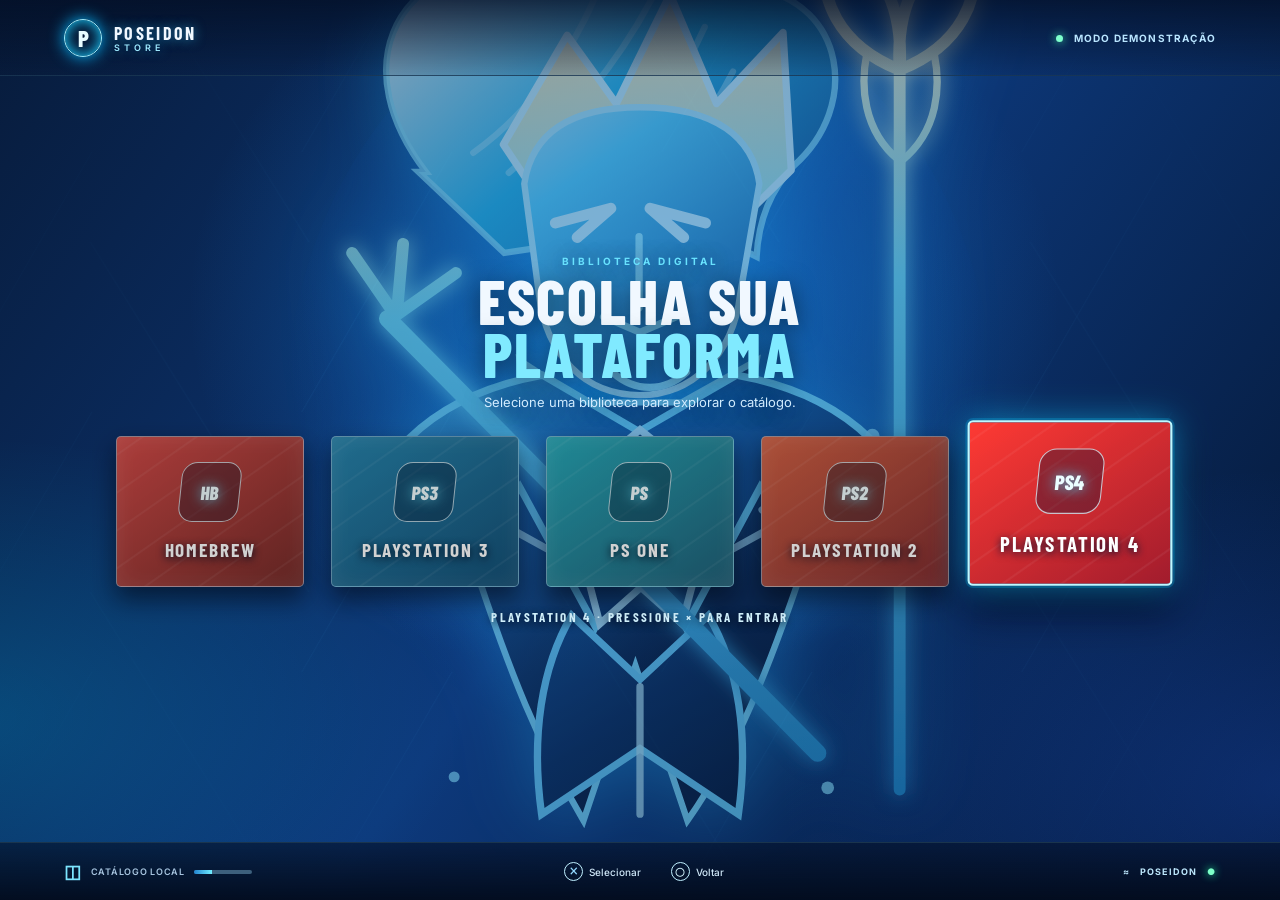
<file: index.html>
<!DOCTYPE html>
<html lang="pt-BR">
  <head>
    <meta charset="UTF-8" />
    <meta name="viewport" content="width=device-width, initial-scale=1.0" />
    <meta name="theme-color" content="#06162f" />
    <meta name="description" content="Poseidon Store — catálogo demonstrativo para PS4 com navegação por controle." />
    <title>Poseidon Store</title>
    <link rel="preconnect" href="https://fonts.googleapis.com" />
    <link rel="preconnect" href="https://fonts.gstatic.com" crossorigin />
    <link href="https://fonts.googleapis.com/css2?family=Barlow+Condensed:wght@500;600;700;800&family=Inter:wght@400;500;600;700&display=swap" rel="stylesheet" />
    <link rel="stylesheet" href="styles.css" />
  </head>
  <body>
    <main class="store" id="store">
      <div class="backdrop" aria-hidden="true"></div>
      <div class="ocean-lines" aria-hidden="true"></div>

      <header class="topbar">
        <a class="brand" href="#inicio" aria-label="Poseidon Store, início">
          <span class="brand-mark">P</span>
          <span class="brand-name">POSEIDON <small>STORE</small></span>
        </a>
        <div class="account-state"><span class="status-dot"></span> MODO DEMONSTRAÇÃO</div>
      </header>

      <section class="platform-view view is-visible" id="platform-view" aria-labelledby="platform-title">
        <div class="platform-copy">
          <span class="overline">BIBLIOTECA DIGITAL</span>
          <h1 id="platform-title">ESCOLHA SUA<br /><span>PLATAFORMA</span></h1>
          <p>Selecione uma biblioteca para explorar o catálogo.</p>
        </div>
        <div class="platform-rail" id="platform-rail" aria-label="Plataformas disponíveis"></div>
        <div class="platform-selected" id="platform-selected" aria-live="polite"></div>
      </section>

      <section class="library-view view" id="library-view" aria-labelledby="library-title" hidden>
        <div class="library-topline">
          <div>
            <span class="overline" id="platform-label">BIBLIOTECA PS4</span>
            <h1 id="library-title">JOGOS <span>EM DESTAQUE</span></h1>
          </div>
          <div class="library-tools">
            <label class="search-box" id="search-box" hidden>
              <span aria-hidden="true">⌕</span>
              <input id="search-input" type="search" placeholder="Buscar na biblioteca" aria-label="Buscar na biblioteca" />
            </label>
            <button class="round-button" id="categories-button" type="button" aria-label="Abrir categorias" aria-expanded="false">☷</button>
            <button class="round-button" id="back-button" type="button" aria-label="Voltar para plataformas">↶</button>
          </div>
        </div>

        <div class="category-menu" id="category-menu" hidden aria-label="Filtrar por categoria"></div>

        <div class="featured-info" id="featured-info" aria-live="polite">
          <div class="featured-copy">
            <span class="game-platform-tag" id="game-platform-tag">PS4</span>
            <h2 id="featured-title">Carregando catálogo…</h2>
            <p id="featured-description"></p>
          </div>
          <div class="featured-counter" id="featured-counter"></div>
        </div>

        <div class="carousel-stage" id="carousel-stage" aria-label="Capas do catálogo">
          <button class="rail-arrow rail-arrow--left" id="previous-button" type="button" aria-label="Item anterior">‹</button>
          <div class="cover-rail" id="cover-rail" aria-live="polite"></div>
          <button class="rail-arrow rail-arrow--right" id="next-button" type="button" aria-label="Próximo item">›</button>
        </div>

        <div class="library-empty" id="library-empty" hidden></div>
      </section>

      <footer class="control-bar" id="control-bar">
        <div class="storage-indicator"><span class="storage-icon">◫</span><span>CATÁLOGO LOCAL</span><span class="storage-meter"><i></i></span></div>
        <div class="control-hints" id="control-hints">
          <span><kbd class="key-circle key-x">×</kbd><b>Selecionar</b></span>
          <span><kbd class="key-circle key-circle-button">○</kbd><b>Voltar</b></span>
        </div>
        <div class="system-indicator"><span class="system-wave">≈</span> POSEIDON <b>●</b></div>
      </footer>

      <dialog class="details-dialog" id="details-dialog" aria-labelledby="dialog-title">
        <button class="dialog-close" type="button" aria-label="Fechar detalhes">×</button>
        <div class="dialog-art" id="dialog-art"></div>
        <div class="dialog-content">
          <span class="game-platform-tag" id="dialog-platform">PS4</span>
          <span class="overline">DETALHES DO ITEM</span>
          <h2 id="dialog-title"></h2>
          <p id="dialog-description"></p>
          <dl><div><dt>Categoria</dt><dd id="dialog-category"></dd></div><div><dt>Disponibilidade</dt><dd id="dialog-availability"></dd></div></dl>
          <div class="dialog-links"><a id="dialog-download" class="dialog-link" target="_blank" rel="noopener noreferrer" hidden>Acessar download oficial ↗</a><a id="dialog-source" class="dialog-source" target="_blank" rel="noopener noreferrer" hidden>Ver projeto e termos ↗</a></div>
          <p class="demo-notice" id="dialog-notice">Item de demonstração. Nenhum arquivo ou link de download está associado.</p>
        </div>
      </dialog>
      <div class="toast" id="toast" role="status" aria-live="polite"></div>
    </main>
    <script src="script.js"></script>
  </body>
</html>
</file>
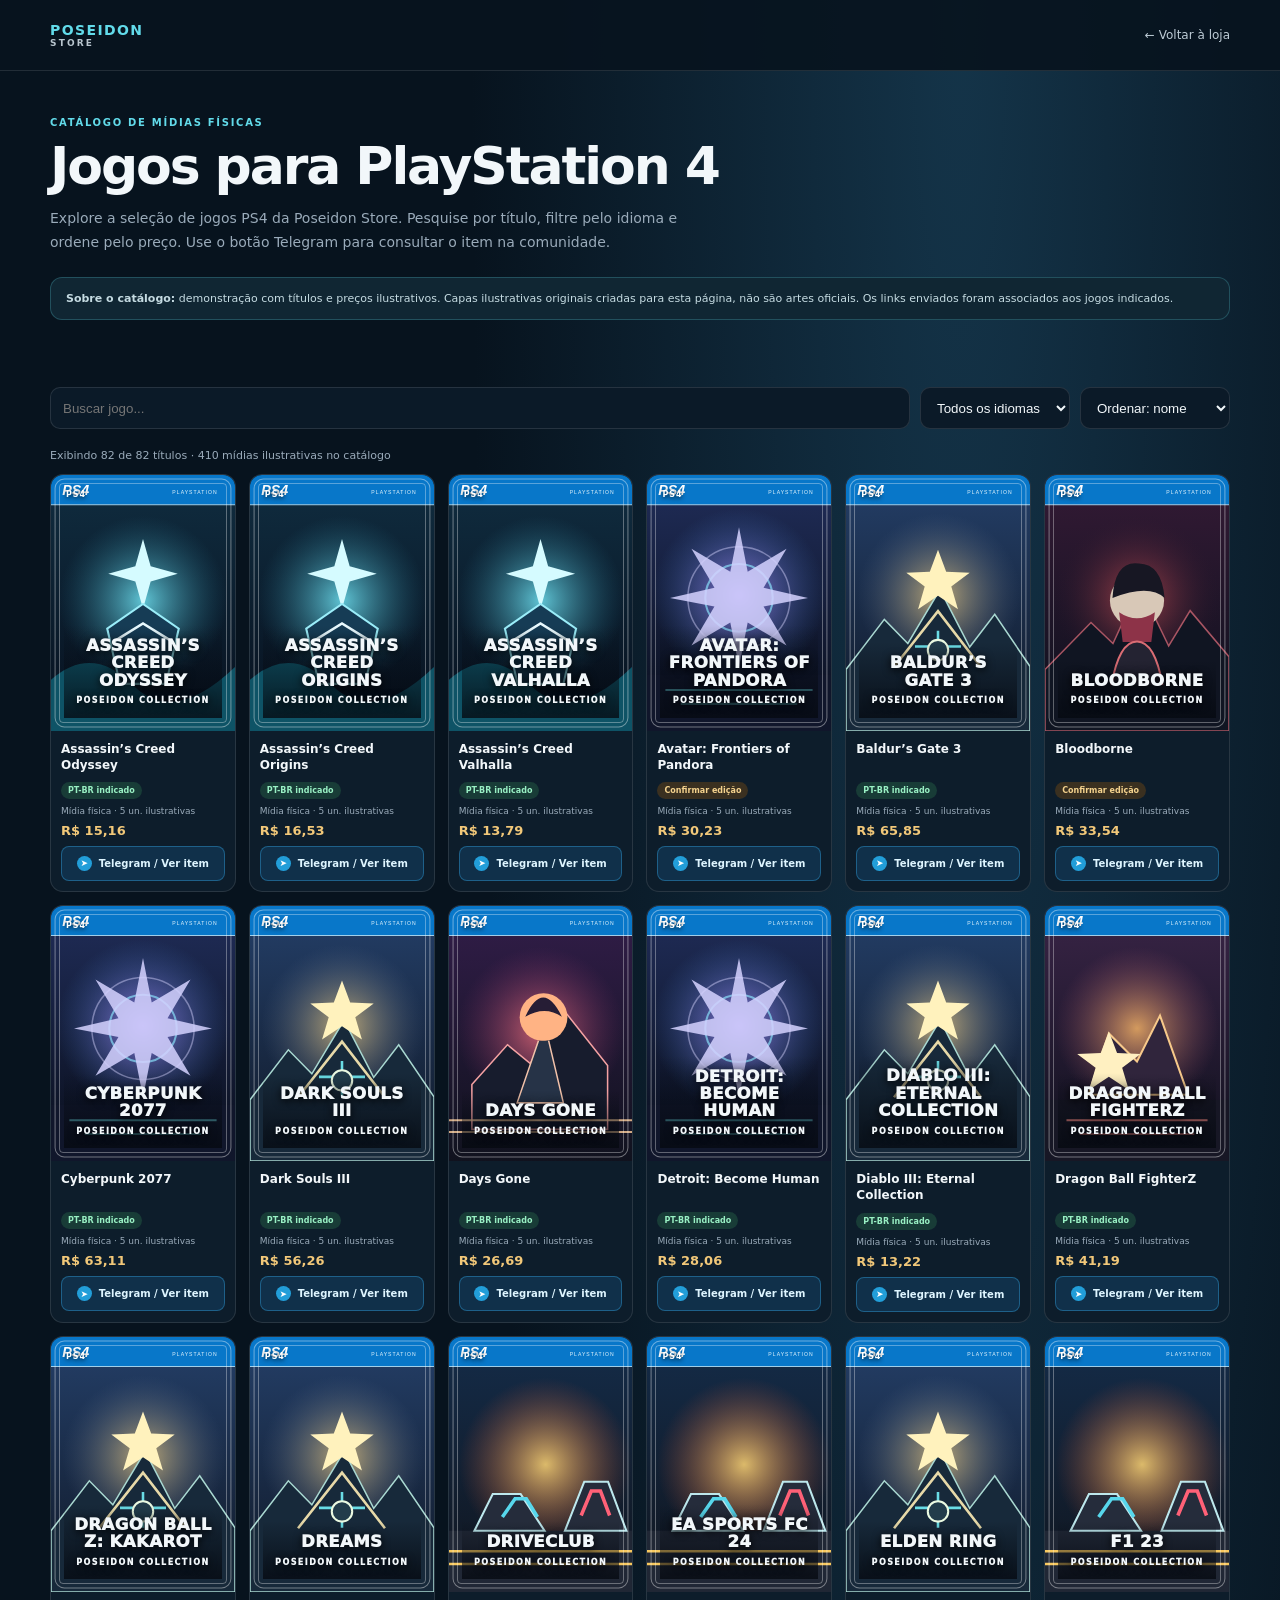
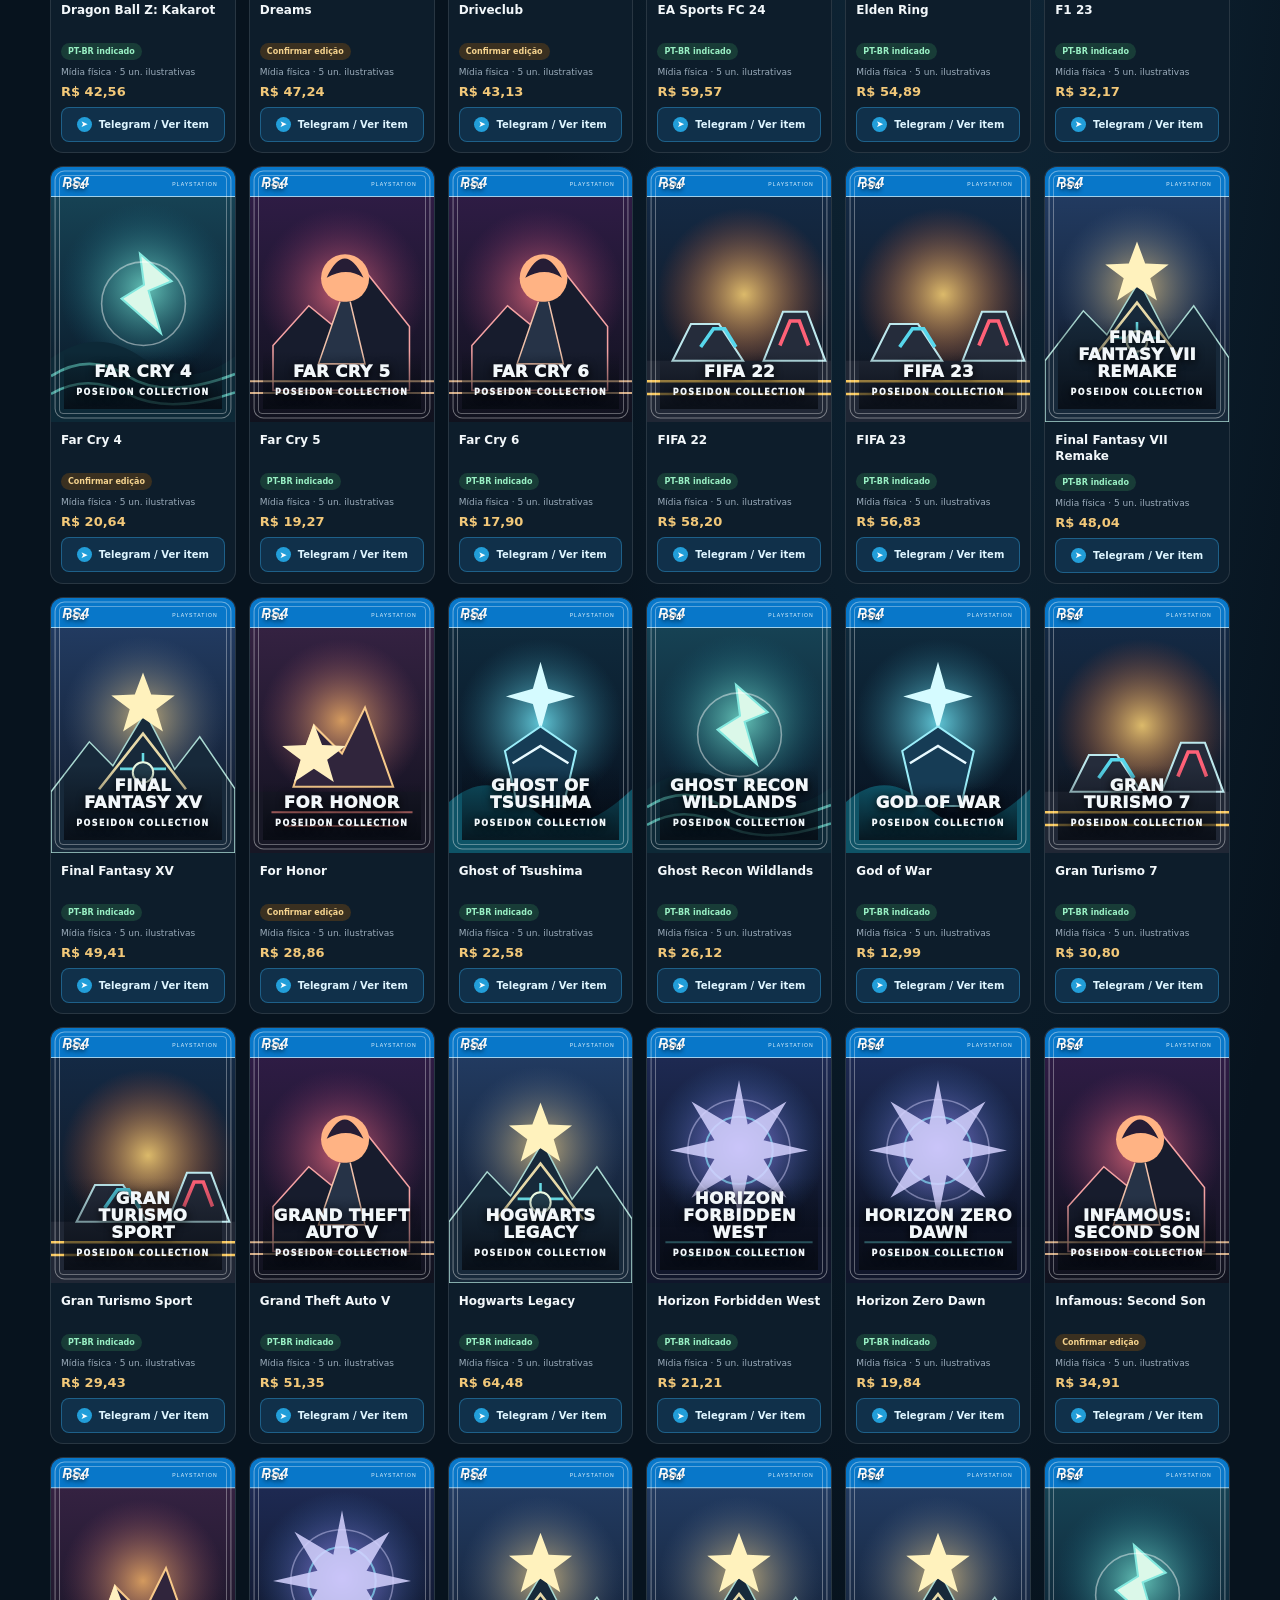
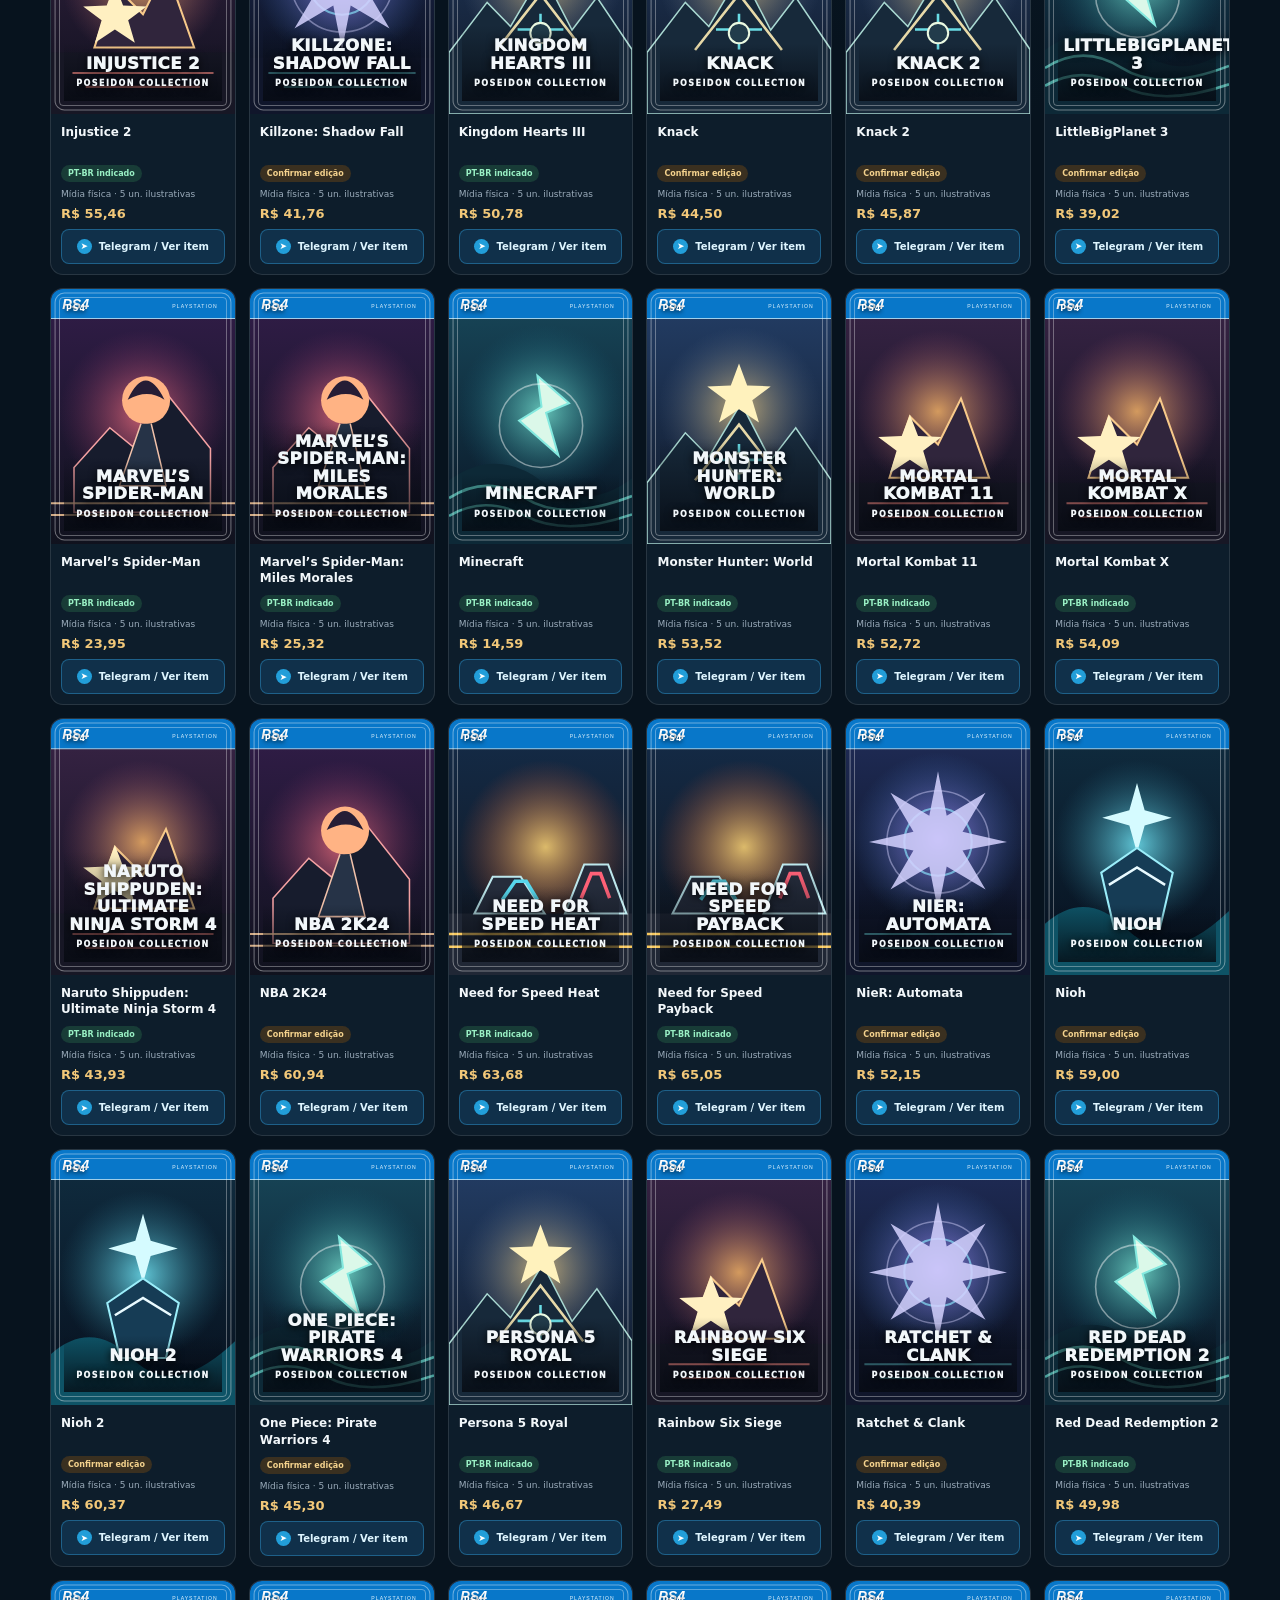
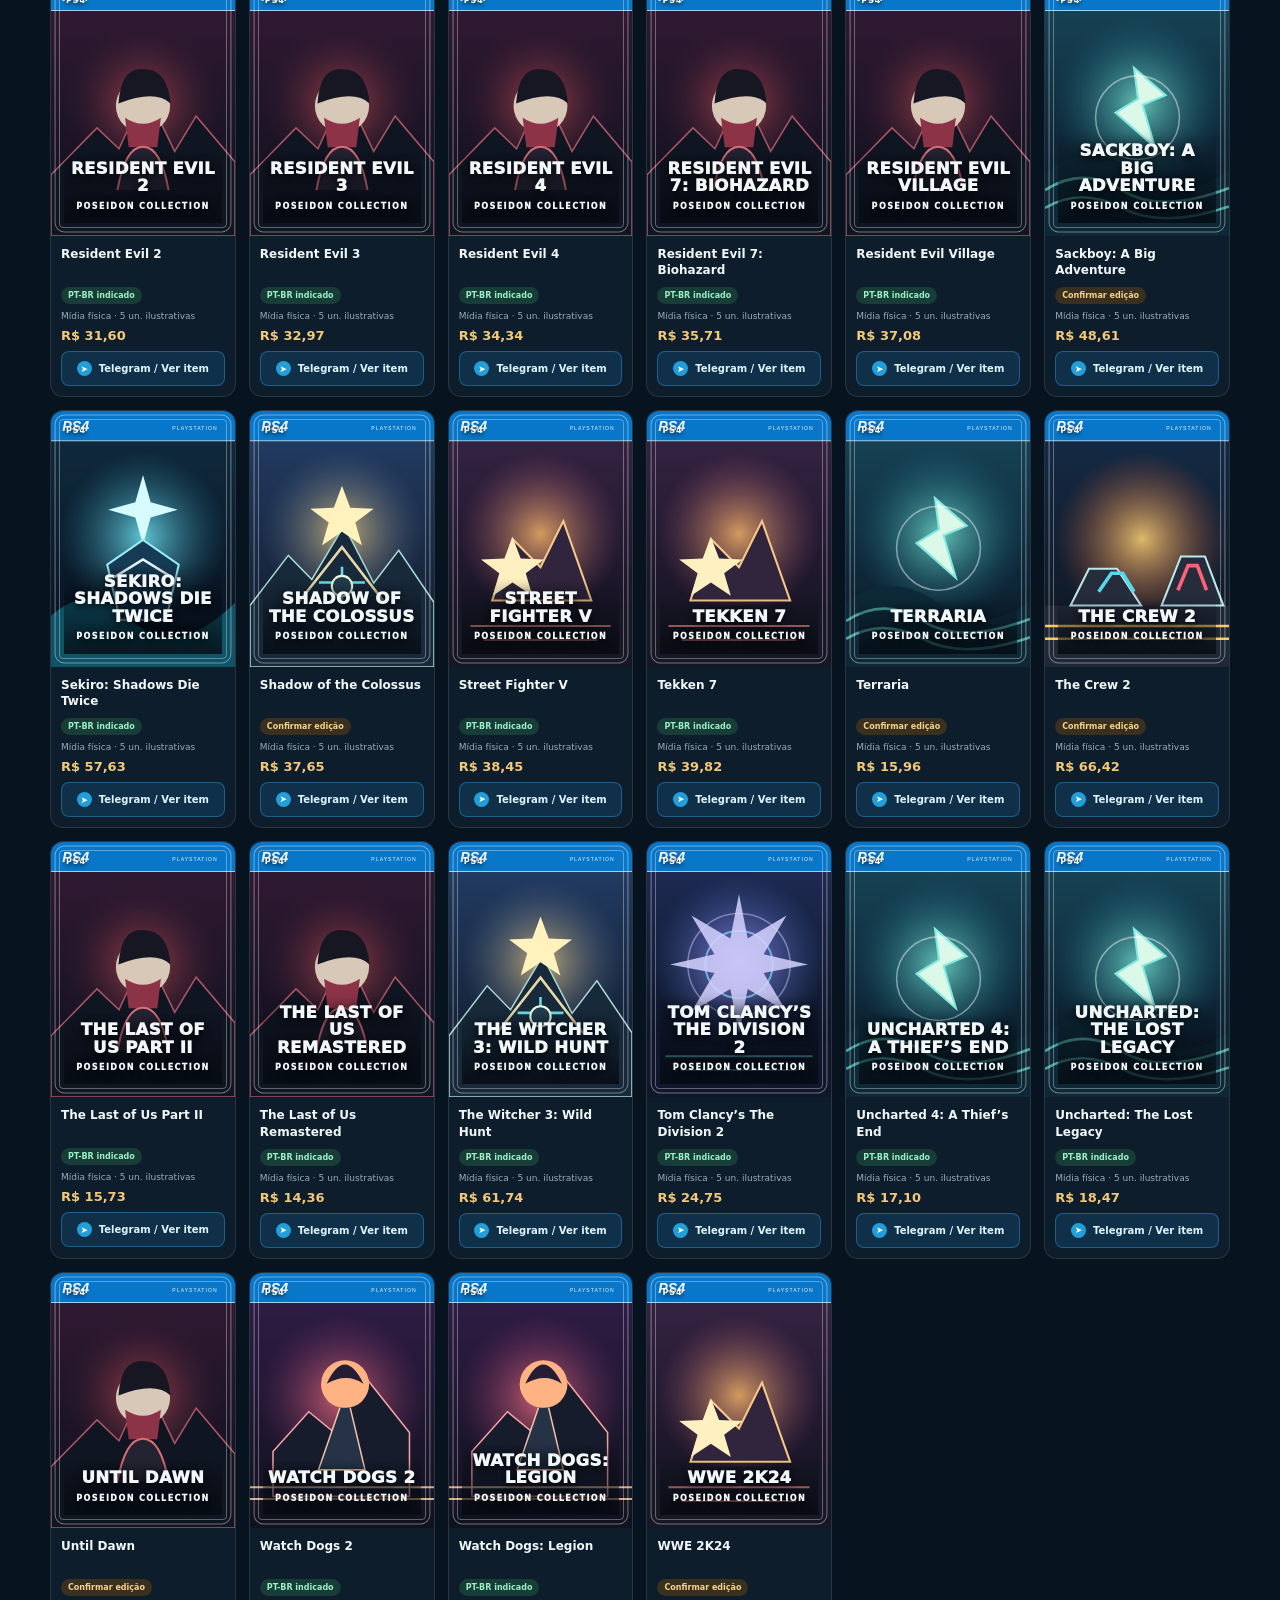
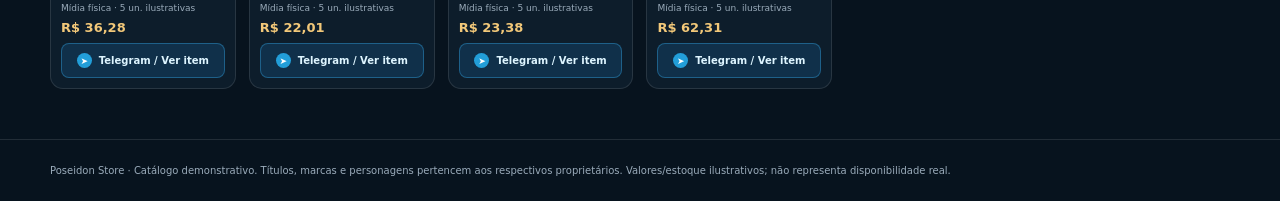
<file: ps4-catalog.html>
<!doctype html>
<html lang="pt-BR">
<head>
<meta charset="utf-8"><meta name="viewport" content="width=device-width,initial-scale=1"><meta name="theme-color" content="#07131e"><meta name="description" content="Catálogo demonstrativo de jogos físicos para PlayStation 4."><title>Jogos PS4 — Poseidon Store</title>
<style>
:root{color-scheme:dark;--bg:#07131e;--panel:#0d1d2b;--line:#ffffff1c;--text:#f2f7fa;--muted:#9aabba;--cyan:#62dbea;--gold:#f2c879}*{box-sizing:border-box}body{margin:0;background:radial-gradient(ellipse at 75% 0,#143449,transparent 36%),var(--bg);color:var(--text);font:14px system-ui,-apple-system,Segoe UI,sans-serif}.wrap{width:min(1180px,calc(100% - 32px));margin:auto}a{color:inherit;text-decoration:none}.top{border-bottom:1px solid var(--line);background:#07131ee8}.nav{min-height:70px;display:flex;align-items:center;justify-content:space-between;gap:15px}.brand{font-weight:850;letter-spacing:.1em;color:var(--cyan)}.brand small{display:block;color:#b8c5ce;font-size:9px;letter-spacing:.24em}.back{color:#bdcbd5;font-size:12px}.hero{padding:42px 0 25px}.tag{color:var(--cyan);font-size:10px;font-weight:800;letter-spacing:.17em}.hero h1{font-size:clamp(30px,5vw,52px);line-height:1.04;letter-spacing:-.04em;margin:10px 0}.hero p{max-width:680px;color:var(--muted);line-height:1.7}.note{border:1px solid #62dbea3b;border-radius:12px;background:#102633;padding:12px 15px;color:#c5dbe2;font-size:11px;line-height:1.6;margin:22px 0}.controls{display:flex;gap:10px;flex-wrap:wrap;margin:20px 0}.controls input,.controls select{min-height:42px;border:1px solid var(--line);border-radius:10px;background:#0b1a28;color:var(--text);padding:0 12px}.controls input{flex:1;min-width:210px}.controls select{min-width:150px}.count{color:var(--muted);font-size:11px;margin:12px 0}.grid{display:grid;grid-template-columns:repeat(6,minmax(0,1fr));gap:13px;padding-bottom:50px}.card{overflow:hidden;border:1px solid var(--line);border-radius:13px;background:var(--panel);transition:.18s}.card:hover{transform:translateY(-3px);border-color:#62dbea77}.cover{aspect-ratio:.72;position:relative;display:flex;align-items:end;overflow:hidden;padding:13px;background:#111}.cover img{position:absolute;inset:0;width:100%;height:100%;object-fit:cover}.cover:before{content:"";position:absolute;z-index:1;inset:8px;border:1px solid #ffffff55;border-radius:4px;pointer-events:none}.cover:after{content:"PS4";position:absolute;z-index:2;top:15px;left:15px;font-size:8px;letter-spacing:.12em;font-weight:900;color:#fff;text-shadow:0 1px 5px #000}.cover-title{position:relative;z-index:2;width:100%;text-align:center;text-transform:uppercase;font-weight:950;line-height:1.05;font-size:clamp(12px,1.3vw,17px);text-shadow:0 2px 9px #000;letter-spacing:.02em;padding:12px 5px;background:linear-gradient(transparent,#050910c9)}.cover-title small{display:block;font-size:8px;margin-top:8px;letter-spacing:.18em}.meta{padding:10px}.meta h2{font-size:12px;line-height:1.35;min-height:32px;margin:0 0 7px}.lang{display:inline-block;border-radius:20px;padding:4px 7px;font-size:8px;font-weight:800;background:#183c37;color:#99f0c4}.lang.check{background:#3a3020;color:#f4d28d}.units{font-size:9px;color:var(--muted);margin:7px 0}.price{color:var(--gold);font-size:13px;font-weight:800}.telegram-btn{display:flex;align-items:center;justify-content:center;gap:7px;width:100%;margin-top:8px;border:1px solid #32a9e566;border-radius:8px;background:#10304a;color:#def5ff;font-size:10px;font-weight:750;padding:9px 7px;cursor:pointer;text-align:center;transition:.18s}.telegram-btn:hover{background:#17476a;border-color:#32a9e5aa}.telegram-icon{width:15px;height:15px;display:inline-grid;place-items:center;border-radius:50%;background:#229ed9;color:#fff;font-size:9px}.empty{text-align:center;color:var(--muted);padding:35px}[hidden]{display:none!important}.foot{border-top:1px solid var(--line);padding:22px 0;color:var(--muted);font-size:10px;line-height:1.7}@media(max-width:1000px){.grid{grid-template-columns:repeat(5,1fr)}}@media(max-width:760px){.grid{grid-template-columns:repeat(4,1fr)}}@media(max-width:540px){.grid{grid-template-columns:repeat(3,1fr);gap:8px}.meta{padding:8px}.cover{padding:9px}.cover:before{inset:5px}.cover:after{top:10px;left:10px}.cover-title{font-size:12px}.meta h2{font-size:10px;min-height:29px}.controls select{flex:1}.hero{padding-top:28px}}@media(max-width:360px){.grid{grid-template-columns:repeat(2,1fr)}}
</style>
</head>
<body><header class="top"><div class="wrap nav"><a class="brand" href="./index.html">POSEIDON <small>STORE</small></a><a class="back" href="./index.html">← Voltar à loja</a></div></header>
<main class="wrap"><section class="hero"><span class="tag">CATÁLOGO DE MÍDIAS FÍSICAS</span><h1>Jogos para PlayStation 4</h1><p>Explore a seleção de jogos PS4 da Poseidon Store. Pesquise por título, filtre pelo idioma e ordene pelo preço. Use o botão Telegram para consultar o item na comunidade.</p><div class="note"><strong>Sobre o catálogo:</strong> demonstração com títulos e preços ilustrativos. Capas ilustrativas originais criadas para esta página, não são artes oficiais. Os links enviados foram associados aos jogos indicados.</div></section>
<div class="controls"><input id="search" type="search" placeholder="Buscar jogo..." aria-label="Buscar jogo"><select id="language" aria-label="Filtrar idioma"><option value="all">Todos os idiomas</option><option value="yes">PT-BR indicado</option><option value="check">Confirmar edição</option></select><select id="sort" aria-label="Ordenar"><option value="name">Ordenar: nome</option><option value="price-up">Menor preço</option><option value="price-down">Maior preço</option></select></div><p class="count" id="count" aria-live="polite"></p><section class="grid" id="grid" aria-label="Jogos PS4"></section><div class="empty" id="empty" hidden>Nenhum jogo encontrado. Altere a busca ou os filtros.</div></main><footer class="foot"><div class="wrap">Poseidon Store · Catálogo demonstrativo. Títulos, marcas e personagens pertencem aos respectivos proprietários. Valores/estoque ilustrativos; não representa disponibilidade real.</div></footer>
<script>
const titles=[['God of War','yes','mythic'],['The Last of Us Remastered','yes','horror'],['The Last of Us Part II','yes','horror'],['Uncharted 4: A Thief’s End','yes','adventure'],['Uncharted: The Lost Legacy','yes','adventure'],['Horizon Zero Dawn','yes','scifi'],['Horizon Forbidden West','yes','scifi'],['Ghost of Tsushima','yes','mythic'],['Marvel’s Spider-Man','yes','urban'],['Marvel’s Spider-Man: Miles Morales','yes','urban'],['Days Gone','yes','urban'],['Detroit: Become Human','yes','scifi'],['Gran Turismo Sport','yes','racing'],['Gran Turismo 7','yes','racing'],['F1 23','yes','racing'],['Bloodborne','check','horror'],['Infamous: Second Son','check','urban'],['Until Dawn','check','horror'],['Shadow of the Colossus','check','fantasy'],['LittleBigPlanet 3','check','adventure'],['Ratchet & Clank','check','scifi'],['Killzone: Shadow Fall','check','scifi'],['Driveclub','check','racing'],['Knack','check','fantasy'],['Knack 2','check','fantasy'],['Dreams','check','fantasy'],['Sackboy: A Big Adventure','check','adventure'],['Red Dead Redemption 2','yes','adventure'],['Grand Theft Auto V','yes','urban'],['Mortal Kombat 11','yes','fight'],['Mortal Kombat X','yes','fight'],['Injustice 2','yes','fight'],['FIFA 23','yes','racing'],['FIFA 22','yes','racing'],['EA Sports FC 24','yes','racing'],['NBA 2K24','check','urban'],['WWE 2K24','check','fight'],['Need for Speed Heat','yes','racing'],['Need for Speed Payback','yes','racing'],['The Crew 2','check','racing'],['Assassin’s Creed Valhalla','yes','mythic'],['Assassin’s Creed Odyssey','yes','mythic'],['Assassin’s Creed Origins','yes','mythic'],['Far Cry 6','yes','urban'],['Far Cry 5','yes','urban'],['Far Cry 4','check','adventure'],['Watch Dogs 2','yes','urban'],['Watch Dogs: Legion','yes','urban'],['Tom Clancy’s The Division 2','yes','scifi'],['Ghost Recon Wildlands','yes','adventure'],['Rainbow Six Siege','yes','fight'],['For Honor','check','fight'],['Avatar: Frontiers of Pandora','check','scifi'],['Resident Evil 2','yes','horror'],['Resident Evil 3','yes','horror'],['Resident Evil 4','yes','horror'],['Resident Evil 7: Biohazard','yes','horror'],['Resident Evil Village','yes','horror'],['Street Fighter V','yes','fight'],['Tekken 7','yes','fight'],['Dragon Ball FighterZ','yes','fight'],['Dragon Ball Z: Kakarot','yes','fantasy'],['Naruto Shippuden: Ultimate Ninja Storm 4','yes','fight'],['One Piece: Pirate Warriors 4','check','adventure'],['Persona 5 Royal','yes','fantasy'],['Final Fantasy VII Remake','yes','fantasy'],['Final Fantasy XV','yes','fantasy'],['Kingdom Hearts III','yes','fantasy'],['NieR: Automata','check','scifi'],['Monster Hunter: World','yes','fantasy'],['Elden Ring','yes','fantasy'],['Dark Souls III','yes','fantasy'],['Sekiro: Shadows Die Twice','yes','mythic'],['Nioh','check','mythic'],['Nioh 2','check','mythic'],['The Witcher 3: Wild Hunt','yes','fantasy'],['Cyberpunk 2077','yes','scifi'],['Hogwarts Legacy','yes','fantasy'],['Baldur’s Gate 3','yes','fantasy'],['Diablo III: Eternal Collection','yes','fantasy'],['Minecraft','yes','adventure'],['Terraria','check','adventure']];
const ITEM_LINKS={
  'F1 23':'https://espfile.com/go/?id=728a3f',
  'FIFA 23':'https://espfile.com/go/?id=0d289a'
};
const games=titles.map(([name,ptbr,cover],idx)=>({id:idx,name,ptbr,cover,stock:5,price:(1299+(idx*137)%5400)/100,telegram:ITEM_LINKS[name]||'https://t.me/'}));
const fmt=new Intl.NumberFormat('pt-BR',{style:'currency',currency:'BRL'});let query='',language='all',sort='name';
function render(){let shown=games.filter(g=>g.name.toLocaleLowerCase('pt-BR').includes(query)&&(language==='all'||(language==='yes'?g.ptbr==='yes':g.ptbr==='check')));if(sort==='price-up')shown.sort((a,b)=>a.price-b.price);else if(sort==='price-down')shown.sort((a,b)=>b.price-a.price);else shown.sort((a,b)=>a.name.localeCompare(b.name,'pt-BR'));document.querySelector('#grid').innerHTML=shown.map(g=>`<article class="card"><div class="cover"><img src="assets/covers/${g.cover}.svg" alt="Capa ilustrativa de ${g.name}" loading="lazy" onerror="this.onerror=null;this.src='assets/covers/adventure.svg'"><div class="cover-title">${g.name}<small>POSEIDON COLLECTION</small></div></div><div class="meta"><h2>${g.name}</h2><span class="lang ${g.ptbr==='check'?'check':''}">${g.ptbr==='yes'?'PT-BR indicado':'Confirmar edição'}</span><div class="units">Mídia física · ${g.stock} un. ilustrativas</div><div class="price">${fmt.format(g.price)}</div><a class="telegram-btn" href="${g.telegram}" target="_blank" rel="noopener noreferrer" aria-label="Telegram / Ver item: ${g.name}"><span class="telegram-icon">➤</span> Telegram / Ver item</a></div></article>`).join('');document.querySelector('#empty').hidden=shown.length>0;document.querySelector('#count').textContent=`Exibindo ${shown.length} de ${games.length} títulos · ${games.length*5} mídias ilustrativas no catálogo`}
document.querySelector('#search').addEventListener('input',e=>{query=e.target.value.trim().toLocaleLowerCase('pt-BR');render()});document.querySelector('#language').addEventListener('change',e=>{language=e.target.value;render()});document.querySelector('#sort').addEventListener('change',e=>{sort=e.target.value;render()});render();
</script></body></html>
</file>
<file: styles.css>
:root {
  color-scheme: dark;
  --navy: #041023;
  --blue: #0b3671;
  --cyan: #69e3ff;
  --text: #f1f8ff;
  --muted: #a9c0d8;
  --line: rgba(113, 207, 255, .42);
  --accent: #24c9ff;
  --font-body: "Inter", Arial, sans-serif;
  --font-display: "Barlow Condensed", Impact, sans-serif;
}

* { box-sizing: border-box; }
html, body { width: 100%; min-width: 320px; min-height: 100%; margin: 0; }
body { overflow: hidden; background: #031127; color: var(--text); font-family: var(--font-body); }
button, input { font: inherit; }
button { color: inherit; }
button:focus-visible, a:focus-visible, input:focus-visible { outline: 3px solid #e7fdff; outline-offset: 5px; }
[hidden] { display: none !important; }

.store { isolation: isolate; position: relative; display: flex; flex-direction: column; width: 100vw; height: 100svh; min-height: 540px; overflow: hidden; background: radial-gradient(ellipse at 50% 36%, #14549b 0, #0a3677 32%, #061d49 68%, #020b1e 100%); }
.backdrop { position: absolute; z-index: -3; inset: -12%; background: radial-gradient(ellipse at 49% 37%,rgba(20,120,214,.6),transparent 38%), radial-gradient(ellipse at 8% 74%,rgba(0,210,255,.19),transparent 24%), radial-gradient(ellipse at 91% 80%,rgba(30,95,235,.3),transparent 25%), linear-gradient(125deg,#06142b,#0d397c 50%,#020b1c); transition: background 500ms ease; }
.backdrop::after { content: ""; position: absolute; inset: 0; opacity: .14; background-image: linear-gradient(120deg,transparent 0 48%,rgba(80,190,255,.55) 48.15%,transparent 48.5%),linear-gradient(58deg,transparent 0 67%,rgba(90,197,255,.4) 67.2%,transparent 67.5%); background-size: 360px 260px, 470px 350px; mask-image: radial-gradient(ellipse,#000 5%,transparent 74%); }
.ocean-lines { position: absolute; z-index: -2; inset: 0; pointer-events: none; background: url("assets/poseidon-guardian.svg") no-repeat 51% 48% / min(70vw, 920px) auto; opacity: .45; filter: drop-shadow(0 0 34px rgba(40,194,255,.48)); transition: background-position 500ms ease, opacity 500ms ease; }
.store[data-view="platform"] .ocean-lines { background-position: 50% 52%; opacity: .56; background-size: min(65vw, 820px) auto; }
.topbar { z-index: 2; display: flex; align-items: center; justify-content: space-between; height: 76px; flex: 0 0 76px; padding: 0 clamp(24px,5vw,76px); border-bottom: 1px solid rgba(116,208,255,.17); background: linear-gradient(180deg,rgba(3,15,38,.8),rgba(3,15,38,.12)); }
.brand { display: inline-flex; align-items: center; gap: 12px; color: inherit; text-decoration: none; }
.brand-mark { display: grid; place-items: center; width: 38px; height: 38px; border: 1px solid #9bedff; border-radius: 50%; box-shadow: inset 0 0 14px #1acfff,0 0 16px #05baff; color: #e7fcff; font: 800 23px var(--font-display); }
.brand-name { font: 700 18px var(--font-display); letter-spacing: .13em; text-shadow: 0 0 12px rgba(54,200,255,.6); }
.brand-name small { display: block; margin-top: -2px; color: #9eeaff; font: 600 9px var(--font-body); letter-spacing: .44em; }
.account-state { color: #b9e5ff; font-size: 10px; font-weight: 700; letter-spacing: .12em; }
.status-dot { display: inline-block; width: 7px; height: 7px; margin-right: 7px; border-radius: 50%; background: #7effcc; box-shadow: 0 0 10px #4affbc; }

.view { position: relative; display: none; flex: 1 1 auto; min-height: 0; }
.view.is-visible { display: flex; }
.platform-view { flex-direction: column; justify-content: center; padding: 26px clamp(24px,6vw,92px) 44px; }
.platform-copy { position: relative; z-index: 1; width: fit-content; margin: -12px auto 26px; text-align: center; text-shadow: 0 3px 22px #061833; }
.overline { display: block; color: var(--cyan); font-size: 10px; font-weight: 700; letter-spacing: .3em; }
.platform-copy h1,.library-topline h1 { margin: 7px 0 4px; font: 800 clamp(34px,5vw,62px)/.86 var(--font-display); letter-spacing: .03em; text-shadow: 0 4px 22px rgba(0,0,0,.5); }
.platform-copy h1 span,.library-topline h1 span { color: #80eaff; }
.platform-copy p { margin: 13px 0 0; color: #d2ecff; font-size: 13px; }
.platform-rail { position: relative; z-index: 1; display: flex; align-items: center; justify-content: center; gap: clamp(10px,2.1vw,32px); width: 100%; }
.platform-card { position: relative; display: flex; flex: 0 1 188px; flex-direction: column; align-items: center; justify-content: center; gap: 16px; min-width: 108px; max-width: 188px; aspect-ratio: 1.24/1; padding: 14px; overflow: hidden; border: 1px solid rgba(174,228,255,.55); border-radius: 5px; background: linear-gradient(145deg,var(--tile-a),var(--tile-b)); box-shadow: 0 12px 24px #01091c99,inset 0 0 22px rgba(255,255,255,.1); cursor: pointer; transition: transform 220ms ease, border-color 220ms ease, filter 220ms ease,box-shadow 220ms ease; }
.platform-card::before { content: ""; position: absolute; inset: 0; opacity: .35; background: repeating-linear-gradient(145deg,transparent 0 13px,rgba(255,255,255,.15) 14px 15px,transparent 16px 31px); }
.platform-card:hover,.platform-card.is-selected { z-index: 2; transform: translateY(-9px) scale(1.09); border: 2px solid #c4f7ff; box-shadow: 0 0 0 2px rgba(33,211,255,.2),0 0 30px rgba(44,206,255,.5),0 22px 36px #01091cbf; filter: saturate(1.18); }
.platform-card:not(.is-selected) { filter: saturate(.8) brightness(.82); }
.platform-glyph { position: relative; display: grid; place-items: center; width: 60px; height: 60px; border: 1px solid rgba(227,249,255,.74); border-radius: 15px; background: rgba(3,19,47,.35); color: #edfcff; font: 800 19px var(--font-display); text-shadow: 0 0 13px #55dfff; transform: skew(-6deg); }
.platform-name { position: relative; color: #fff; font: 700 clamp(14px,1.5vw,20px) var(--font-display); letter-spacing: .1em; text-shadow: 0 2px 8px #02102b; }
.platform-selected { position: relative; min-height: 24px; margin-top: 22px; color: #d4f4ff; font: 700 13px var(--font-display); letter-spacing: .18em; text-align: center; text-shadow: 0 2px 8px #001; }
.platform-card[data-platform="homebrew"] { --tile-a:#ed433f; --tile-b:#812724; }
.platform-card[data-platform="ps3"] { --tile-a:#1489bb; --tile-b:#075181; }
.platform-card[data-platform="psone"] { --tile-a:#0daec1; --tile-b:#136280; }
.platform-card[data-platform="ps2"] { --tile-a:#e85b37; --tile-b:#8e272b; }
.platform-card[data-platform="ps4"] { --tile-a:#e6403b; --tile-b:#92212f; }
.platform-card[data-platform="ps5"] { --tile-a:#136ec2; --tile-b:#143466; }

.library-view { flex-direction: column; padding: 28px clamp(24px,5vw,76px) 24px; }
.library-topline { z-index: 2; display: flex; align-items: center; justify-content: space-between; min-height: 70px; }
.library-topline h1 { font-size: clamp(29px,3.5vw,46px); }
.library-tools { display: flex; align-items: center; gap: 10px; }
.round-button { display: grid; place-items: center; width: 42px; height: 42px; border: 1px solid rgba(169,231,255,.54); border-radius: 50%; background: rgba(5,25,58,.62); color: #dbf8ff; font-size: 23px; cursor: pointer; transition: transform .18s ease,background .18s ease; }
.round-button:hover,.round-button[aria-expanded="true"] { transform: scale(1.08); background: rgba(23,136,192,.68); }
.search-box { display: flex; align-items: center; gap: 8px; width: 250px; padding: 0 13px; border: 1px solid rgba(169,231,255,.55); border-radius: 22px; background: rgba(3,19,47,.83); color: var(--cyan); font-size: 24px; }
.search-box input { width: 100%; padding: 10px 0; border: 0; outline: none; background: transparent; color: white; font-size: 12px; }
.search-box input::placeholder { color: #abc7e0; }
.category-menu { position: absolute; z-index: 5; top: 97px; right: clamp(24px,5vw,76px); display: flex; flex-wrap: wrap; justify-content: flex-end; gap: 8px; max-width: min(500px,72vw); padding: 13px; border: 1px solid var(--line); border-radius: 12px; background: rgba(3,15,37,.96); box-shadow: 0 12px 36px #0008; }
.category-chip { padding: 8px 13px; border: 1px solid rgba(117,207,255,.35); border-radius: 99px; background: transparent; color: #d9f5ff; font-size: 11px; cursor: pointer; }
.category-chip.is-active,.category-chip:hover { border-color: #9cf1ff; background: #0b80a966; color: #fff; }
.featured-info { z-index: 1; display: flex; align-items: end; justify-content: space-between; width: min(980px,90%); min-height: 116px; margin: auto auto 8px; padding-left: 7%; text-shadow: 0 3px 16px #020a1a; }
.featured-copy { max-width: 590px; }
.game-platform-tag { display: inline-block; margin-bottom: 6px; padding: 3px 8px; border: 1px solid rgba(126,227,255,.65); border-radius: 3px; background: rgba(6,26,58,.54); color: #9ceaff; font: 700 11px var(--font-display); letter-spacing: .16em; }
.featured-copy h2 { margin: 0 0 3px; font: 700 clamp(28px,4vw,48px)/.95 var(--font-display); letter-spacing: .02em; text-transform: uppercase; }
.featured-copy p { max-width: 520px; margin: 8px 0 0; color: #d5eafa; font-size: 12px; line-height: 1.55; }
.featured-counter { padding-bottom: 4px; color: #d8f5ff; font: 600 13px var(--font-display); letter-spacing: .12em; }
.carousel-stage { position: relative; z-index: 1; display: flex; align-items: center; justify-content: center; min-height: 255px; margin: 0 auto auto; width: 100%; }
.cover-rail { display: flex; align-items: center; justify-content: center; gap: clamp(5px,1vw,16px); width: calc(100% - 112px); min-height: 250px; perspective: 1000px; }
.cover-card { position: relative; flex: 0 1 118px; width: clamp(72px,9.2vw,134px); min-width: 0; aspect-ratio: .69/1; padding: 0; overflow: hidden; border: 1px solid rgba(128,218,255,.7); border-radius: 4px; background: linear-gradient(160deg,var(--cover-a),var(--cover-b) 60%,#08142d); box-shadow: 0 15px 25px #0009; cursor: pointer; transition: transform 230ms ease, flex-basis 230ms ease,filter 230ms ease,opacity 230ms ease,box-shadow 230ms ease; transform: scale(.87); opacity: .86; }
.cover-card::before { content: ""; position: absolute; inset: 0; background: radial-gradient(ellipse at 52% 35%,rgba(193,243,255,.58),transparent 5%,rgba(58,179,238,.3) 6%,transparent 44%),linear-gradient(150deg,transparent 32%,rgba(0,0,0,.2)); }
.cover-card::after { content: ""; position: absolute; inset: 0; opacity: .38; background: repeating-linear-gradient(130deg,transparent 0 20px,rgba(208,245,255,.24) 21px 22px,transparent 23px 43px); mix-blend-mode: screen; }
.cover-card:hover { opacity: 1; transform: translateY(-9px) scale(.94); }
.cover-card.is-selected { z-index: 3; flex-basis: clamp(146px,18vw,224px); transform: translateY(-6px) scale(1.04); border: 2px solid #c2f6ff; opacity: 1; box-shadow: 0 0 0 2px #47d8ff45,0 0 32px #24c9ff66,0 24px 38px #000b; }
.cover-logo { position: absolute; z-index: 1; top: 10px; left: 8px; padding: 3px 5px; border: 1px solid rgba(236,251,255,.78); background: rgba(3,13,33,.68); color: #fff; font: 700 9px var(--font-display); letter-spacing: .13em; }
.cover-art { position: absolute; inset: 0; display: flex; align-items: center; justify-content: center; overflow: hidden; }
.cover-image { position: absolute; z-index: 1; inset: 0; width: 100%; height: 100%; object-fit: cover; }
.cover-figure { width: 57%; height: 62%; margin-top: 7%; border: 1px solid rgba(185,247,255,.6); border-radius: 48% 48% 23% 23%; background: url("assets/poseidon-guardian.svg") center 8%/auto 190% no-repeat,linear-gradient(125deg,transparent 15%,rgba(7,24,55,.15) 16% 30%,rgba(7,36,68,.88) 31% 70%,transparent 71%); box-shadow: 0 0 18px #2dd2ff55; transform: rotate(-7deg); }
.cover-title { position: absolute; z-index: 2; right: 5px; bottom: 10px; left: 5px; padding: 8px 4px 5px; background: linear-gradient(transparent,rgba(0,5,18,.93) 24%); color: #fff; font: 700 15px/1 var(--font-display); text-align: center; text-transform: uppercase; text-shadow: 0 2px 5px #000; }
.cover-card:not(.is-selected) .cover-title { font-size: 10px; }
.rail-arrow { position: absolute; z-index: 4; top: 50%; display: grid; place-items: center; width: 38px; height: 58px; border: 1px solid rgba(161,230,255,.48); border-radius: 6px; background: rgba(3,18,42,.72); color: #dbf9ff; font-size: 34px; transform: translateY(-50%); cursor: pointer; }
.rail-arrow:hover { background: rgba(18,118,177,.85); }
.rail-arrow--left { left: 0; }
.rail-arrow--right { right: 0; }
.library-empty { z-index: 1; display: grid; place-items: center; min-height: 250px; margin: auto; color: #e1f8ff; text-align: center; }
.library-empty p { max-width: 460px; padding: 20px; border: 1px solid var(--line); border-radius: 14px; background: rgba(3,18,42,.78); line-height: 1.7; }

.control-bar { z-index: 5; display: flex; align-items: center; justify-content: space-between; min-height: 58px; flex: 0 0 58px; padding: 0 clamp(24px,5vw,76px); border-top: 1px solid rgba(123,210,255,.2); background: linear-gradient(0deg,rgba(2,11,28,.95),rgba(4,18,43,.65)); color: #d0e8f8; font-size: 10px; }
.storage-indicator,.control-hints,.system-indicator { display: flex; align-items: center; gap: 9px; }
.storage-indicator { min-width: 180px; color: #a7c4df; font-size: 9px; font-weight: 600; letter-spacing: .08em; }
.storage-icon { color: #7ce5ff; font-size: 18px; }
.storage-meter { width: 58px; height: 4px; overflow: hidden; border-radius: 5px; background: #3d607d; }
.storage-meter i { display: block; width: 32%; height: 100%; background: linear-gradient(90deg,#2284d1,#70edff); }
.control-hints { justify-content: center; gap: clamp(12px,2.3vw,35px); }
.control-hints>span { display: flex; align-items: center; gap: 6px; white-space: nowrap; }
.control-hints b { font-weight: 500; }
.key-circle { display: grid; place-items: center; width: 19px; height: 19px; border: 1px solid #bfefff; border-radius: 50%; color: #eaffff; font-size: 15px; line-height: 1; }
.key-x { color: #94d9ff; }
.key-circle-button { color: #d7f7ff; }
.key-triangle { color: #73eeaf; }
.key-square { color: #f19bff; }
.key-l1,.key-r1 { width: auto; height: 18px; padding: 0 5px; border-radius: 4px; font: 700 9px var(--font-body); }
.system-indicator { min-width: 180px; justify-content: flex-end; color: #bde7fc; font-size: 9px; font-weight: 700; letter-spacing: .14em; }
.system-indicator b { color: #7dffc8; font-size: 9px; text-shadow: 0 0 9px #1cffac; }
.details-dialog { position: fixed; z-index: 20; width: min(780px,calc(100vw - 32px)); max-width: 780px; padding: 0; overflow: hidden; border: 1px solid #8de8ff; border-radius: 10px; background: linear-gradient(120deg,#092850,#04142d); color: var(--text); box-shadow: 0 0 70px #000d,0 0 36px #179fe744; }
.details-dialog::backdrop { background: rgba(0,5,17,.78); backdrop-filter: blur(7px); }
.details-dialog[open] { display: grid; grid-template-columns: .72fr 1fr; }
.dialog-close { position: absolute; z-index: 2; top: 12px; right: 14px; display: grid; place-items: center; width: 34px; height: 34px; border: 1px solid #9eeaff; border-radius: 50%; background: #061a35; color: white; font-size: 23px; cursor: pointer; }
.dialog-art { position: relative; min-height: 355px; overflow: hidden; background: url("assets/poseidon-guardian.svg") center 12%/auto 112% no-repeat,linear-gradient(150deg,var(--dialog-a),var(--dialog-b) 60%,#061229); }
.dialog-cover-image { position: absolute; inset: 0; width: 100%; height: 100%; object-fit: cover; }
.dialog-content { align-self: center; padding: 42px; }
.dialog-content h2 { margin: 8px 0 10px; font: 700 39px/.95 var(--font-display); text-transform: uppercase; }
.dialog-content p { color: #ccdfef; font-size: 13px; line-height: 1.7; }
.dialog-content dl { display: flex; gap: 34px; margin: 22px 0; }
.dialog-content dl div { display: grid; gap: 4px; }
.dialog-content dt { color: #91b3d1; font-size: 10px; }
.dialog-content dd { margin: 0; font-size: 12px; font-weight: 600; }
.dialog-links { display: flex; flex-wrap: wrap; gap: 10px; margin: 22px 0; }
.dialog-link,.dialog-source { display: inline-flex; align-items: center; min-height: 38px; padding: 0 14px; border: 1px solid #7ce5ff; border-radius: 6px; color: #e8fbff; font-size: 11px; font-weight: 700; text-decoration: none; }
.dialog-link { background: linear-gradient(110deg,#087fb0,#1458a0); box-shadow: 0 0 18px #26c9ff33; }
.dialog-link:hover,.dialog-source:hover { background: #1683aa; }
.dialog-source { border-color: rgba(156,234,255,.5); background: rgba(5,28,59,.68); }
.demo-notice { padding-top: 12px; border-top: 1px solid rgba(143,222,255,.25); font-size: 11px !important; }
.toast { position: fixed; z-index: 30; right: 24px; bottom: 76px; padding: 11px 15px; border: 1px solid var(--line); border-radius: 9px; background: #031630; color: #e6f9ff; opacity: 0; pointer-events: none; transform: translateY(8px); transition: .2s ease; }
.toast.is-visible { opacity: 1; transform: translateY(0); }

@media (max-width: 900px) {
  .platform-rail { gap: 11px; }
  .platform-card { flex-basis: 145px; }
  .platform-glyph { width: 48px; height: 48px; }
  .cover-rail { width: calc(100% - 82px); gap: 5px; }
  .cover-card { width: clamp(62px,10vw,100px); }
  .cover-card.is-selected { flex-basis: clamp(128px,19vw,175px); }
  .storage-indicator,.system-indicator { min-width: auto; }
}
@media (max-width: 620px) {
  body { overflow: auto; }
  .store { min-height: 620px; height: 100svh; }
  .topbar { height: 60px; flex-basis: 60px; padding: 0 16px; }
  .account-state { font-size: 8px; }
  .platform-view { padding: 20px 18px 34px; }
  .platform-rail { display: grid; grid-template-columns: repeat(3,minmax(82px,1fr)); gap: 11px; max-width: 440px; margin: 0 auto; }
  .platform-card { width: 100%; min-width: 0; padding: 8px; gap: 8px; }
  .platform-card:hover,.platform-card.is-selected { transform: translateY(-4px) scale(1.035); }
  .platform-glyph { width: 38px; height: 38px; font-size: 14px; }
  .platform-name { font-size: 13px; }
  .library-view { padding: 18px 15px 14px; }
  .library-topline { align-items: flex-start; }
  .library-topline h1 { font-size: 30px; }
  .library-tools { gap: 6px; }
  .round-button { width: 36px; height: 36px; }
  .search-box { position: absolute; top: 67px; right: 15px; left: 15px; width: auto; }
  .category-menu { top: 67px; right: 15px; max-width: calc(100vw - 30px); }
  .featured-info { width: 100%; min-height: 100px; margin-bottom: 5px; padding-left: 1%; }
  .featured-copy h2 { font-size: 32px; }
  .featured-copy p { font-size: 11px; }
  .featured-counter { font-size: 11px; }
  .carousel-stage { min-height: 250px; }
  .cover-rail { width: calc(100% - 66px); min-height: 230px; }
  .cover-card { width: 63px; flex-basis: 63px; }
  .cover-card.is-selected { flex-basis: 150px; }
  .rail-arrow { width: 28px; height: 46px; font-size: 27px; }
  .control-bar { min-height: 52px; flex-basis: 52px; padding: 0 12px; }
  .storage-indicator { min-width: 0; font-size: 0; }
  .storage-meter { display: none; }
  .system-indicator { min-width: 0; font-size: 0; }
  .system-wave { font-size: 18px; }
  .control-hints { gap: 9px; font-size: 9px; }
  .control-hints>span { gap: 3px; }
  .key-circle { width: 17px; height: 17px; font-size: 13px; }
  .details-dialog[open] { grid-template-columns: 1fr; max-height: 88svh; overflow-y: auto; }
  .dialog-art { min-height: 175px; }
  .dialog-content { padding: 22px; }
  .dialog-content h2 { font-size: 32px; }
}
@media (prefers-reduced-motion: reduce) { *,*::before,*::after { scroll-behavior: auto !important; animation-duration: .01ms !important; transition-duration: .01ms !important; } }
</file>
